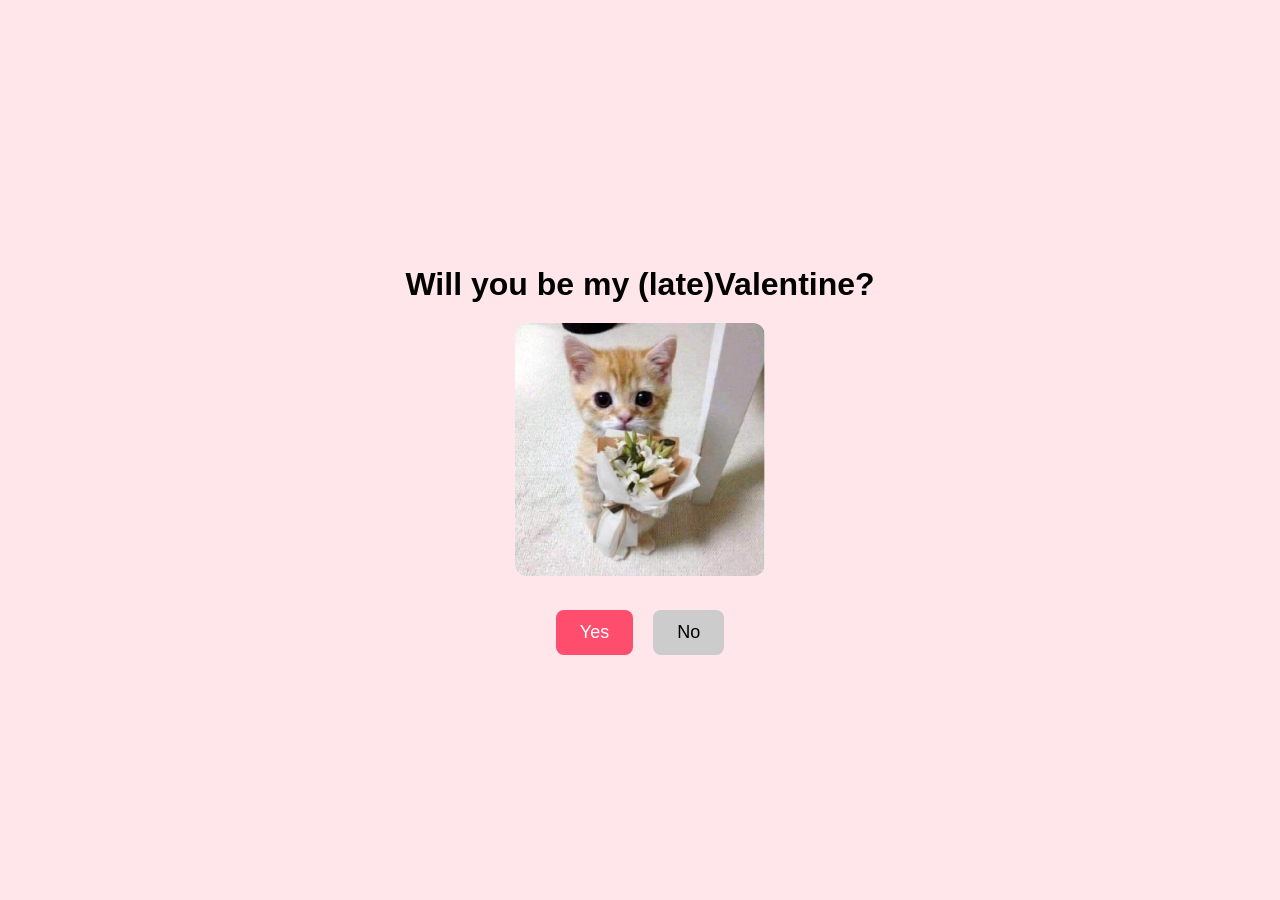
<file: index.html>
<!DOCTYPE html>
<html lang="en">
<head>
  <meta charset="UTF-8" />
  <meta name="viewport" content="width=device-width, initial-scale=1.0" />
  <title>Be My Valentine</title>
  <style>
    body {
      font-family: Arial, sans-serif;
      background: #ffe6eb;
      display: flex;
      justify-content: center;
      align-items: center;
      height: 100vh;
      margin: 0;
    }

    .container {
      text-align: center;
    }

    h1 {
      margin-bottom: 20px;
    }

    img {
      width: 250px;
      border-radius: 12px;
      margin-bottom: 20px;
    }

    .buttons {
      display: flex;
      justify-content: center;
      gap: 20px;
      margin-top: 10px;
    }

    button {
      padding: 12px 24px;
      font-size: 18px;
      border: none;
      border-radius: 8px;
      cursor: pointer;
      transition: all 0.3s ease;
    }

    #yesBtn {
      background-color: #ff4d6d;
      color: white;
    }

    #noBtn {
      background-color: #cccccc;
    }

    #giveUpText {
      margin-top: 20px;
      font-size: 20px;
      color: #ff4d6d;
      display: none;
    }
  </style>
</head>
<body>
  <div class="container">
    <h1>Will you be my (late)Valentine?</h1>
    <img src="pls.jpg" alt="Valentine Image" />

    <div class="buttons">
      <button id="yesBtn">Yes</button>
      <button id="noBtn">No</button>
    </div>

    <div id="giveUpText">nookej zdavam sa</div>
  </div>

  <script>
    const yesBtn = document.getElementById('yesBtn');
    const noBtn = document.getElementById('noBtn');
    const giveUpText = document.getElementById('giveUpText');

    let noClicks = 0;
    let yesScale = 1;

    const noTexts = [
      'no',
      'naozaj?',
      'naozaj naozaj?',
      'si fo shou fo shou??',
      'posledna sanca',
      'premysli si to plss',
      'nerob mi toto :C',
      'budu smutnej',
      'som smutnej',
      'velmi smutnej',
      'lames mi srdiecko',
      '💔',
      'stale nie?!',
      'prosimm...',
      'prosiiim prosiiiim'
    ];

    noBtn.addEventListener('click', () => {
      noClicks++;

      yesScale += 0.15;
      yesBtn.style.transform = `scale(${yesScale})`;

      // Increase space so buttons never overlap
      const buttonsContainer = document.querySelector('.buttons');
      buttonsContainer.style.gap = `${20 + noClicks * 8}px`;

      if (noClicks < noTexts.length) {
        noBtn.textContent = noTexts[noClicks];
      }

      if (noClicks >= 15) {
        giveUpText.style.display = 'block';
      }
    });

    yesBtn.addEventListener('click', () => {
      document.body.innerHTML = '<h1 style="color:#ff4d6d;">YESS!!!1!1!! 💋❤</h1>';
    });
  </script>
</body>
</html>
</file>
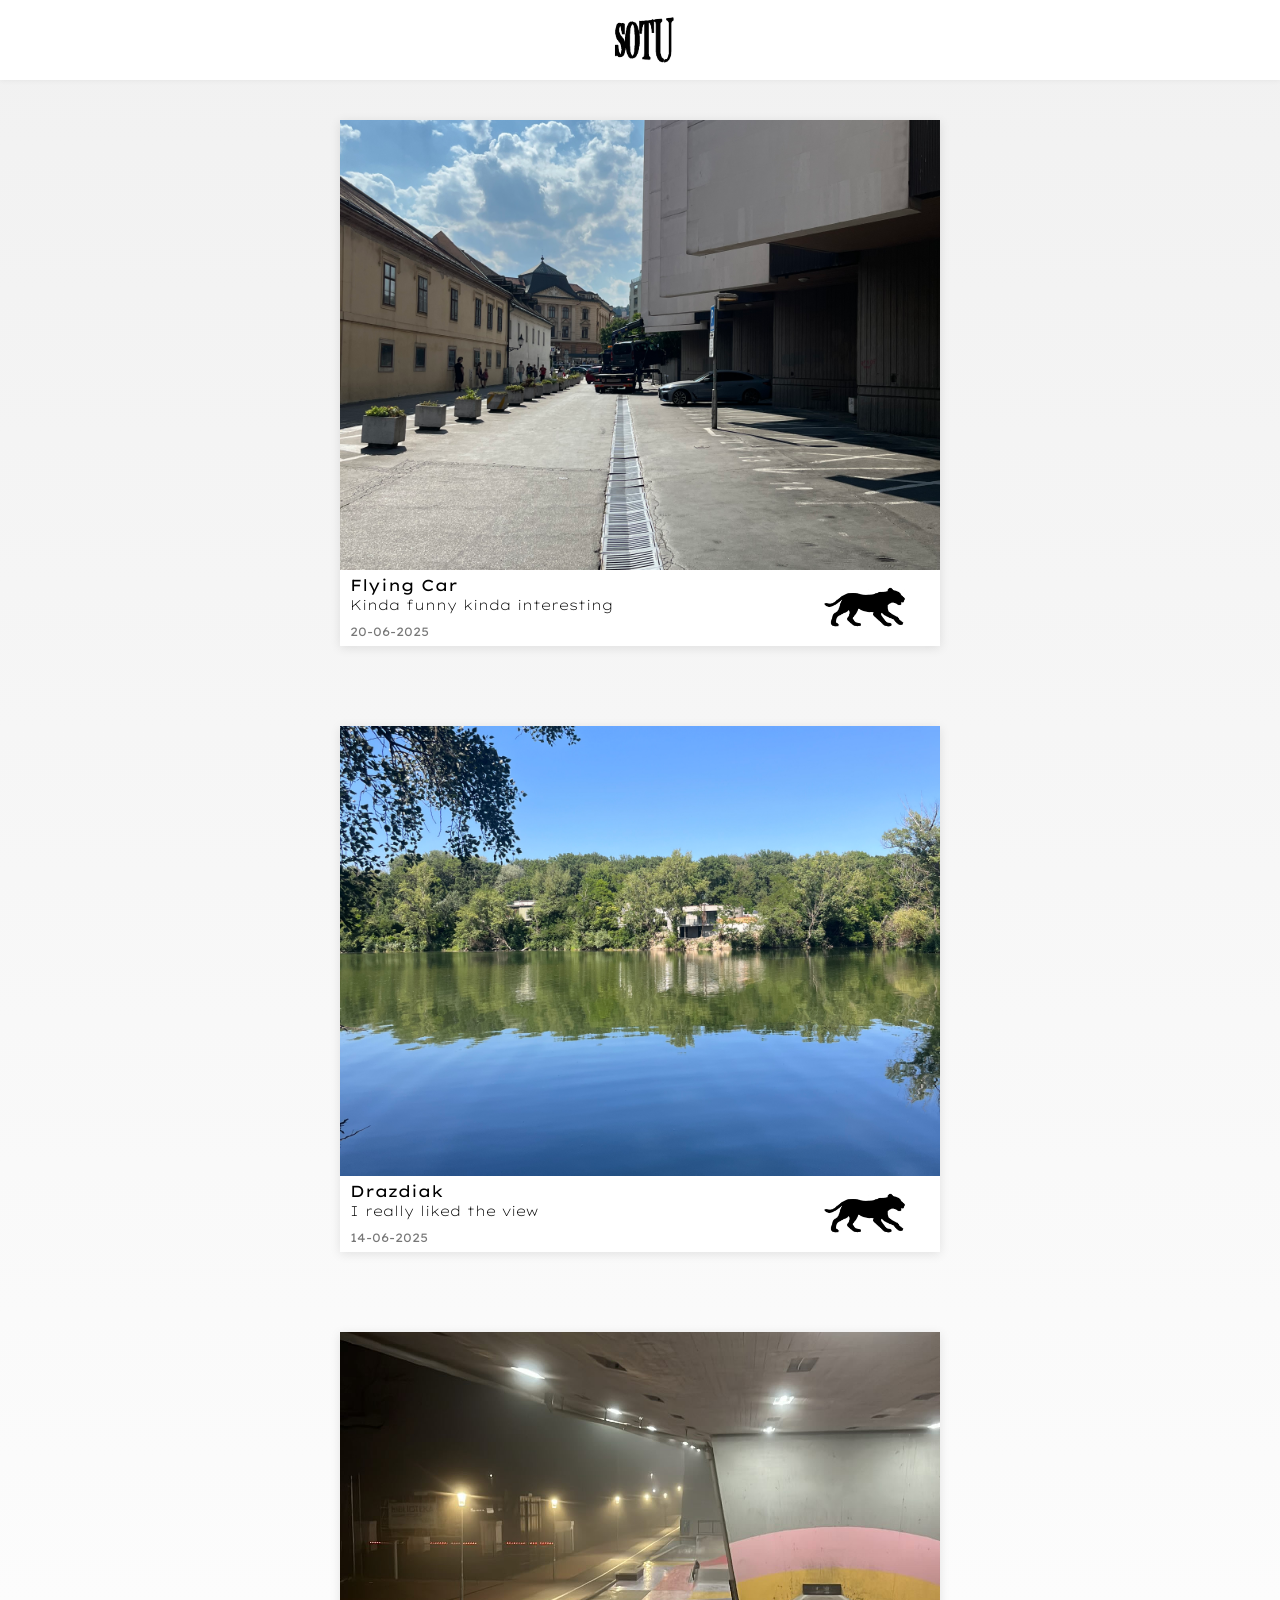
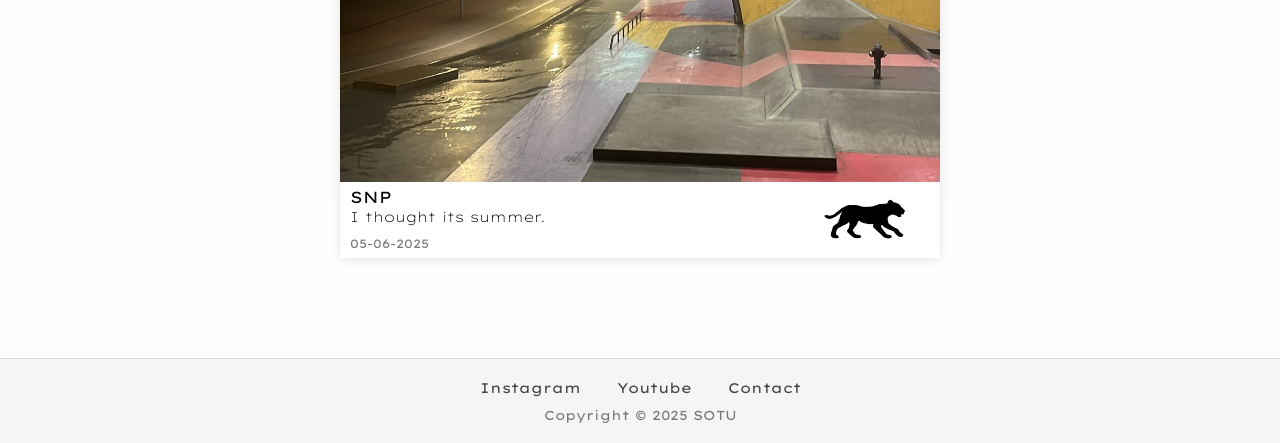
<file: blog.html>
<!DOCTYPE html>
<!-- sound of the underground -->
<html lang="en">
<head>
  <link rel="icon" href="favicon.png" type="image/png">
  <meta charset="UTF-8" />
  <meta name="viewport" content="width=device-width, initial-scale=1.0" />
  <title>sotusotusotu</title>
  <link rel="stylesheet" href="styles.css" />
  <link href="https://fonts.googleapis.com/css2?family=Crimson+Text:ital,wght@0,400;0,600;0,700;1,400;1,600;1,700&family=Lexend+Giga:wght@100..900&family=Roboto+Slab:wght@100..900&display=swap" rel="stylesheet">
</head>
<body>

  <!-- Navbar with GIF logo -->
	<header class="navbar" id="navbar">
	  <a href="index.html" class="logo-link">
		<img src="logo.gif" alt="Logo" />
	  </a>
	</header>
	
  <!-- Blog Posts -->
  <div class="post">
	  <div class="image-container">
		<img src="posts/photo3.jpg" alt="flying car" />
	  </div>
	  <div class="post-content">
		<div class="caption">
		  <b>Flying Car</b>
		  <p>Kinda funny kinda interesting</p>
		  <div class="timestamp">20-06-2025</div>
		</div>
		<div class="side">
		  <img src="side.png" alt="Side Image" />
		</div>
	  </div>
	</div>
	
	
	
	<div class="post">
	  <div class="image-container">
		<img src="posts/photo2.jpg" alt="lake" />
	  </div>
	  <div class="post-content">
		<div class="caption">
		  <b>Drazdiak</b>
		  <p>I really liked the view</p>
		  <div class="timestamp">14-06-2025</div>
		</div>
		<div class="side">
		  <img src="side.png" alt="Side Image" />
		</div>
	  </div>
	</div>
	
	
	<div class="post">
	  <div class="image-container">
		<img src="posts/photo1.jpg" alt="water skatepark" />
	  </div>
	  <div class="post-content">
		<div class="caption">
		  <b>SNP</b>
		  <p>I thought its summer.</p>
		  <div class="timestamp">05-06-2025</div>
		</div>
		<div class="side">
		  <img src="side.png" alt="Side Image" />
		</div>
	  </div>
	</div>



  <!-- Scroll behavior script -->
  <script>
    let lastScrollTop = 0;
    const navbar = document.getElementById("navbar");

    window.addEventListener("scroll", () => {
      const currentScroll = window.pageYOffset || document.documentElement.scrollTop;

      if (currentScroll > lastScrollTop) {
        // Scrolling down
        navbar.classList.add("shrink");
		navbar.classList.remove("grow");
      } else {
        // Scrolling up
        navbar.classList.remove("shrink");
		navbar.classList.add("grow");
      }

      lastScrollTop = currentScroll <= 0 ? 0 : currentScroll;
    });
  </script>
  
  <footer class="footer">
	  <div class="footer-links">
		<a href="https://www.instagram.com/user1976386783?igsh=amNlMzZhYmRoYXJ6&utm_source=qr" target="_blank" rel="noopener noreferrer">Instagram</a>
		<a href="https://www.youtube.com/channel/UCuCPQRbkkRWhS4Hbh84M4jQ" target="_blank" rel="noopener noreferrer">Youtube</a>
		<a href="https://sharetext.io/31c55d90" target="_blank" rel="noopener noreferrer">Contact</a>
	  </div>
	  <div class="footer-copy">
			Copyright © 2025 SOTU
	  </div>
  </footer>


</body>
</html>
</file>
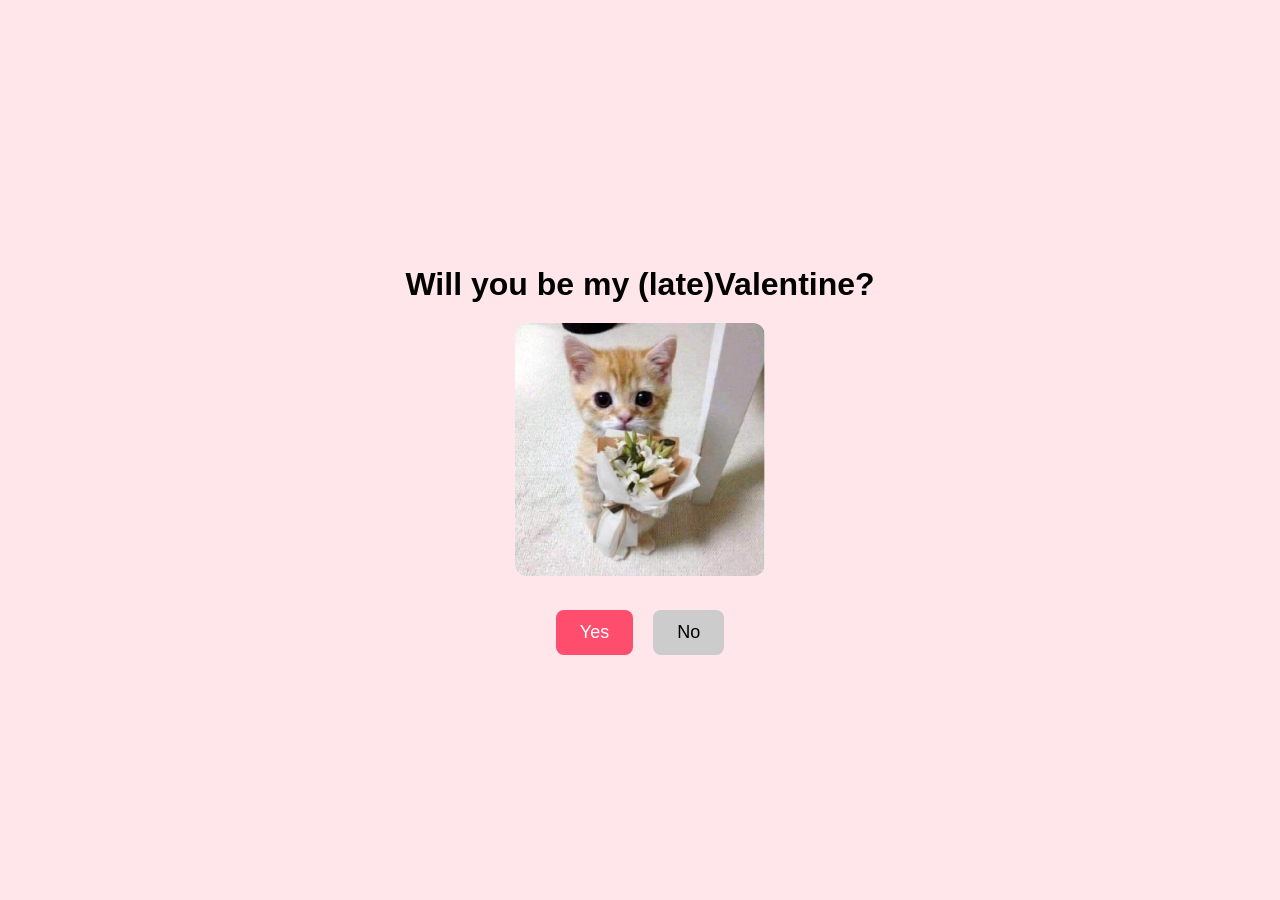
<file: valentine_website.html>
<!DOCTYPE html>
<html lang="en">
<head>
  <meta charset="UTF-8" />
  <meta name="viewport" content="width=device-width, initial-scale=1.0" />
  <title>Be My Valentine</title>
  <style>
    body {
      font-family: Arial, sans-serif;
      background: #ffe6eb;
      display: flex;
      justify-content: center;
      align-items: center;
      height: 100vh;
      margin: 0;
    }

    .container {
      text-align: center;
    }

    h1 {
      margin-bottom: 20px;
    }

    img {
      width: 250px;
      border-radius: 12px;
      margin-bottom: 20px;
    }

    .buttons {
      display: flex;
      justify-content: center;
      gap: 20px;
      margin-top: 10px;
    }

    button {
      padding: 12px 24px;
      font-size: 18px;
      border: none;
      border-radius: 8px;
      cursor: pointer;
      transition: all 0.3s ease;
    }

    #yesBtn {
      background-color: #ff4d6d;
      color: white;
    }

    #noBtn {
      background-color: #cccccc;
    }

    #giveUpText {
      margin-top: 20px;
      font-size: 20px;
      color: #ff4d6d;
      display: none;
    }
  </style>
</head>
<body>
  <div class="container">
    <h1>Will you be my (late)Valentine?</h1>
    <img src="pls.jpg" alt="Valentine Image" />

    <div class="buttons">
      <button id="yesBtn">Yes</button>
      <button id="noBtn">No</button>
    </div>

    <div id="giveUpText">Ok I give up 😭</div>
  </div>

  <script>
    const yesBtn = document.getElementById('yesBtn');
    const noBtn = document.getElementById('noBtn');
    const giveUpText = document.getElementById('giveUpText');

    let noClicks = 0;
    let yesScale = 1;

    const noTexts = [
      'No',
      'Are you sure?',
      'Really sure?',
      'Think again',
      'Last chance',
      'Please?',
      'Don\'t do this',
      'I\'ll be sad',
      'Very sad',
      'Extremely sad',
      'You\'re breaking my heart',
      '💔',
      'Still no?',
      'Come on...',
      'Pretty please?'
    ];

    noBtn.addEventListener('click', () => {
      noClicks++;

      yesScale += 0.15;
      yesBtn.style.transform = `scale(${yesScale})`;

      // Increase space so buttons never overlap
      const buttonsContainer = document.querySelector('.buttons');
      buttonsContainer.style.gap = `${20 + noClicks * 8}px`;

      if (noClicks < noTexts.length) {
        noBtn.textContent = noTexts[noClicks];
      }

      if (noClicks >= 15) {
        giveUpText.style.display = 'block';
      }
    });

    yesBtn.addEventListener('click', () => {
      document.body.innerHTML = '<h1 style="color:#ff4d6d;">YESS!!!1!1!! 💋❤</h1>';
    });
  </script>
</body>
</html>
</file>
<file: styles.css>
.lexend-giga-<uniquifier> {
  font-family: "Lexend Giga", sans-serif;
  font-optical-sizing: auto;
  font-weight: 200;
  font-style: normal;
}

body {
  margin: 0;
  font-family: "Lexend Giga", sans-serif;
  background: linear-gradient(to bottom, #f1f1f1, #ffffff);
  display: flex;
  flex-direction: column;
  align-items: center;
}

/* Navbar styles */
.navbar {
  height: 80px;
  background-color: #fff;
  display: flex;
  justify-content: center;
  align-items: center;
  position: sticky;
  top: 0;
  width: 100%;
  box-shadow: 0 1px 5px rgba(0,0,0,0.05);
  z-index: 1000;
}

.logo-link {
  background: none !important;
  border: none !important;
  padding: 0 !important;
  margin: 0 !important;
  display: inline-block !important;
  text-decoration: none !important;
  outline: none !important;
  box-shadow: none !important;
  cursor: pointer;
}

.logo-link img {
  height: 60px;
  width: auto;
  object-fit: contain;
  display: block; /* removes tiny bottom space under images */
}



.navbar img {
  height: 100px;           /* bigger logo height */
  object-fit: contain;
  margin-top: -10px;       /* shift logo up to keep it visually centered */
  margin-bottom: -10px;    /* shift logo down too if needed */
}


.navbar.shrink img {
  height: 80px; /* Shrunk logo size */
}

.navbar.grow img {
  height: 100px; /* Grow logo size */
}

/* Post styles */
.post {
  background-color: white;
  max-width: 600px;
  width: 100%;
  margin: 40px auto;
  box-shadow: 0 2px 10px rgba(0, 0, 0, 0.1);
}

.image-container {
  width: 100%;
  overflow: hidden;
  position: relative;
  background: #000;
  aspect-ratio: 4 / 3; /* Or 1 / 1 if square, or remove for natural ratio */
}

.image-container img {
  width: 100%;
  height: 100%;
  object-fit: cover;
  display: block;
}

.caption b {
  margin: 5px 0 2px 10px; /* bottom margin 2px */
  padding: 0;
  display: block;
  font-family: "Lexend Giga", sans-serif;
  font-weight: 400;
}

.caption p {
  margin: 0 20px 4px 10px; /* current margins */
  padding: 0;
  font-family: "Lexend Giga", sans-serif;
  font-weight: 200;
  font-size: 14px;
  border-top: none;
}

/* Adjust to bring them closer */
.caption b {
  margin-bottom: 1px; /* reduce bottom margin */
}

.caption p {
  margin-top: 1px; /* add a small top margin */
}

.post-content {
  display: flex;
  align-items: flex-start;
  gap: 10px; /* spacing between text and image */
  padding: 0px 0px;
}

.caption {
  flex: 1; /* text uses remaining space */
}

.side img {
  width: 90px;   /* smaller size */
  height: auto;
  object-fit: contain;
  flex-shrink: 0; /* don’t shrink */
}

.side {
  margin-right: 30px; /* move it right a bit */
  margin-top: 12px;   /* move it down a bit */
  flex-shrink: 0;
}


.timestamp {
  margin: 10px 0 7px 10px;
  padding: 0;
  font-size: 12px;
  color: #777;
}


.footer {
  width: 100%;
  text-align: center;
  padding: 20px 0;
  background-color: #f5f5f5;
  border-top: 1px solid #ddd;
  margin-top: 60px;
  font-family: "Lexend Giga", sans-serif;
  font-size: 14px;
  color: #444;
}

.footer-links {
  margin-bottom: 10px;
}

.footer-links a {
  color: #444;
  text-decoration: none;
  margin: 0 15px;
  transition: color 0.2s ease;
}

.footer-links a:hover {
  color: #000;
}

.footer-copy {
  font-size: 13px;
  color: #777;
}
</file>
